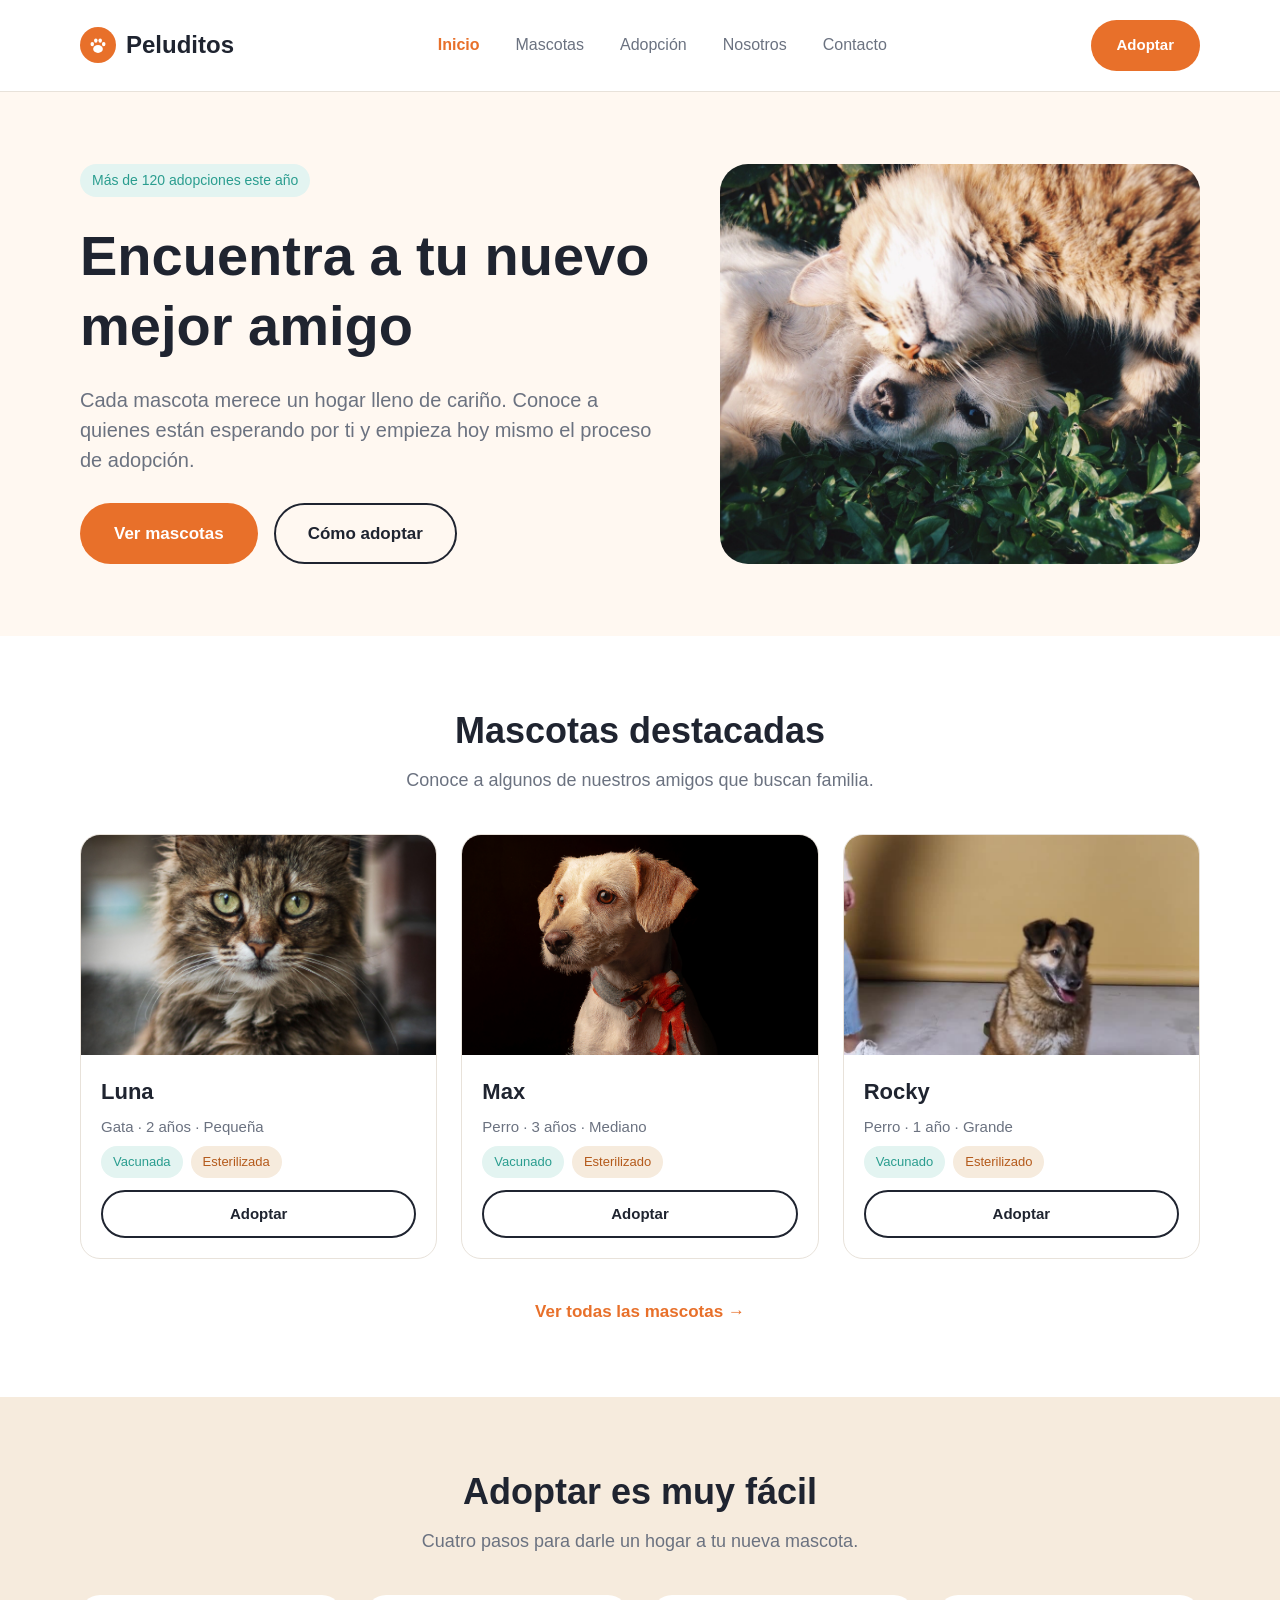
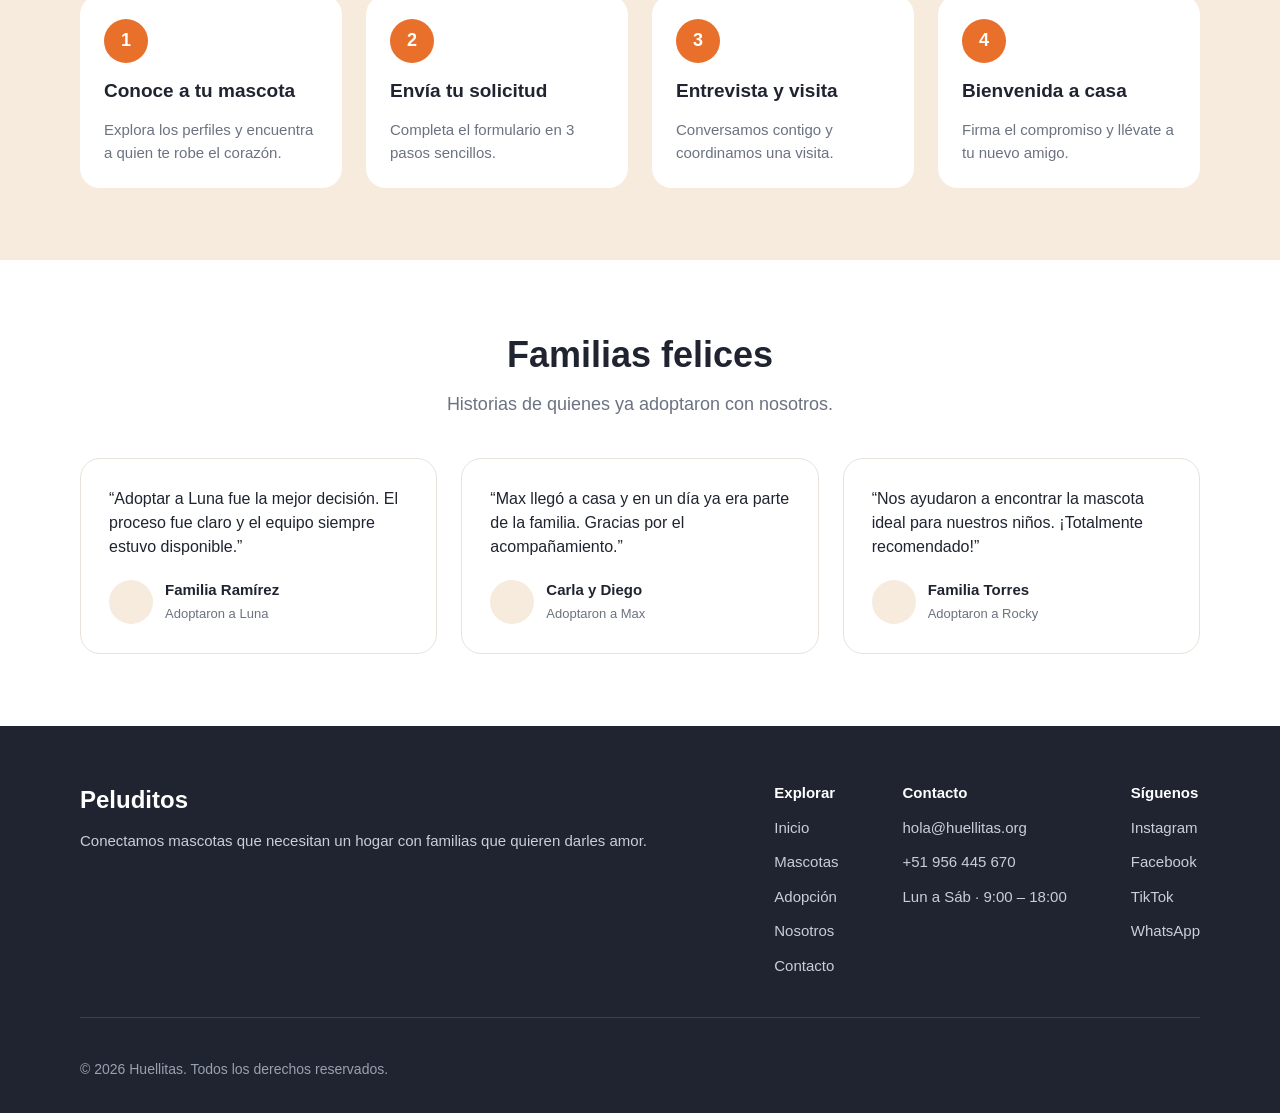
<file: index.html>
<!DOCTYPE html>
<html lang="es">
<head>
  <meta charset="UTF-8">
  <meta name="viewport" content="width=device-width, initial-scale=1.0">
  <title>Peluditos</title>
  <link rel="stylesheet" href="css/styles.css">
</head>
<body>

  <header class="encabezado">
    <a class="logo" href="index.html"><img src="img/logo-mark.svg" alt="">Peluditos</a>
    <nav class="menu">
      <a class="activo" href="index.html">Inicio</a>
      <a href="mascotas.html">Mascotas</a>
      <a href="adopcion.html">Adopción</a>
      <a href="nosotros.html">Nosotros</a>
      <a href="contacto.html">Contacto</a>
    </nav>
    <a class="boton boton--principal" href="adopcion.html#formulario">Adoptar</a>
  </header>

  <main>

    <!-- Portada -->
    <section class="seccion fondo-crema">
      <div class="hero">
        <div>
          <span class="etiqueta">Más de 120 adopciones este año</span>
          <h1>Encuentra a tu nuevo mejor amigo</h1>
          <p>Cada mascota merece un hogar lleno de cariño. Conoce a quienes están esperando por ti y empieza hoy mismo el proceso de adopción.</p>
          <div class="hero-botones">
            <a class=" boton boton--principal boton--grande" href="mascotas.html">Ver mascotas</a>
            <a class="boton boton--borde boton--grande" href="adopcion.html">Cómo adoptar</a>
          </div>
        </div>
        <img class="imagen-mascota-portada" src="img/portada-gato-perro.jpg" alt="Gatito gris en espera de un hogar">
      </div>
    </section>

    <!-- Mascotas destacadas -->
    <section class="seccion">
      <div class="titulo-seccion">
        <h2>Mascotas destacadas</h2>
        <p>Conoce a algunos de nuestros amigos que buscan familia.</p>
      </div>

      <div class="rejilla col-3">
        <article class="tarjeta">
          <div class="foto foto-luna"><img src="img/gatitogris.jpg" alt="Luna, una gata gris"></div>
          <div class="tarjeta-info">
            <h3>Luna</h3>
            <p class="datos">Gata · 2 años · Pequeña</p>
            <div class="etiquetas">
              <span class="etiqueta">Vacunada</span>
              <span class="etiqueta etiqueta--calida">Esterilizada</span>
            </div>
            <a class="boton boton--borde boton--ancho" href="adopcion.html#formulario">Adoptar</a>
          </div>
        </article>

        <article class="tarjeta">
          <div class="foto foto-max"><img src="img/perritofeliz.jpg" alt="Max, un perro esperando un hogar"></div>
          <div class="tarjeta-info">
            <h3>Max</h3>
            <p class="datos">Perro · 3 años · Mediano</p>
            <div class="etiquetas">
              <span class="etiqueta">Vacunado</span>
              <span class="etiqueta etiqueta--calida">Esterilizado</span>
            </div>
            <a class="boton boton--borde boton--ancho" href="adopcion.html#formulario">Adoptar</a>
          </div>
        </article>

        <article class="tarjeta">
          <div class="foto foto-rocky"><img src="img/portada-video.jpg" alt="Rocky, un perro esperando ser adoptado"></div>
          <div class="tarjeta-info">
            <h3>Rocky</h3>
            <p class="datos">Perro · 1 año · Grande</p>
            <div class="etiquetas">
              <span class="etiqueta">Vacunado</span>
              <span class="etiqueta etiqueta--calida">Esterilizado</span>
            </div>
            <a class="boton boton--borde boton--ancho" href="adopcion.html#formulario">Adoptar</a>
          </div>
        </article>
      </div>

      <p class="ver-todas"><a href="mascotas.html">Ver todas las mascotas →</a></p>
    </section>

    <!-- Proceso en 4 pasos -->
    <section class="seccion fondo-arena">
      <div class="titulo-seccion">
        <h2>Adoptar es muy fácil</h2>
        <p>Cuatro pasos para darle un hogar a tu nueva mascota.</p>
      </div>

      <div class="rejilla col-4">
        <div class="paso">
          <span class="numero">1</span>
          <h3>Conoce a tu mascota</h3>
          <p>Explora los perfiles y encuentra a quien te robe el corazón.</p>
        </div>
        <div class="paso">
          <span class="numero">2</span>
          <h3>Envía tu solicitud</h3>
          <p>Completa el formulario en 3 pasos sencillos.</p>
        </div>
        <div class="paso">
          <span class="numero">3</span>
          <h3>Entrevista y visita</h3>
          <p>Conversamos contigo y coordinamos una visita.</p>
        </div>
        <div class="paso">
          <span class="numero">4</span>
          <h3>Bienvenida a casa</h3>
          <p>Firma el compromiso y llévate a tu nuevo amigo.</p>
        </div>
      </div>
    </section>

    <!-- Testimonios -->
    <section class="seccion">
      <div class="titulo-seccion">
        <h2>Familias felices</h2>
        <p>Historias de quienes ya adoptaron con nosotros.</p>
      </div>

      <div class="rejilla col-3">
        <blockquote class="testimonio">
          <p>“Adoptar a Luna fue la mejor decisión. El proceso fue claro y el equipo siempre estuvo disponible.”</p>
          <div class="autor">
            <span class="autor-foto"></span>
            <div><strong>Familia Ramírez</strong><small>Adoptaron a Luna</small></div>
          </div>
        </blockquote>
        <blockquote class="testimonio">
          <p>“Max llegó a casa y en un día ya era parte de la familia. Gracias por el acompañamiento.”</p>
          <div class="autor">
            <span class="autor-foto"></span>
            <div><strong>Carla y Diego</strong><small>Adoptaron a Max</small></div>
          </div>
        </blockquote>
        <blockquote class="testimonio">
          <p>“Nos ayudaron a encontrar la mascota ideal para nuestros niños. ¡Totalmente recomendado!”</p>
          <div class="autor">
            <span class="autor-foto"></span>
            <div><strong>Familia Torres</strong><small>Adoptaron a Rocky</small></div>
          </div>
        </blockquote>
      </div>
    </section>

  </main>

  <footer class="pie">
    <div class="pie-columnas">
      <div class="pie-marca">
        <span class="pie-nombre">Peluditos</span>
        <span>Conectamos mascotas que necesitan un hogar con familias que quieren darles amor.</span>
      </div>
      <div>
        <strong>Explorar</strong>
        <a href="index.html">Inicio</a>
        <a href="mascotas.html">Mascotas</a>
        <a href="adopcion.html">Adopción</a>
        <a href="nosotros.html">Nosotros</a>
        <a href="contacto.html">Contacto</a>
      </div>
      <div>
        <strong>Contacto</strong>
        <span>hola@huellitas.org</span>
        <span>+51 956 445 670</span>
        <span>Lun a Sáb · 9:00 – 18:00</span>
      </div>
      <div>
        <strong>Síguenos</strong>
        <a href="https://www.instagram.com/?hl=es-la">Instagram</a>
        <a href="https://www.facebook.com/?locale=es_LA">Facebook</a>
        <a href="https://www.tiktok.com/es/">TikTok</a>
        <a href="https://web.whatsapp.com/">WhatsApp</a>
      </div>
    </div>
    <hr>
    <small>© 2026 Huellitas. Todos los derechos reservados.</small>
  </footer>

</body>
</html>
</file>
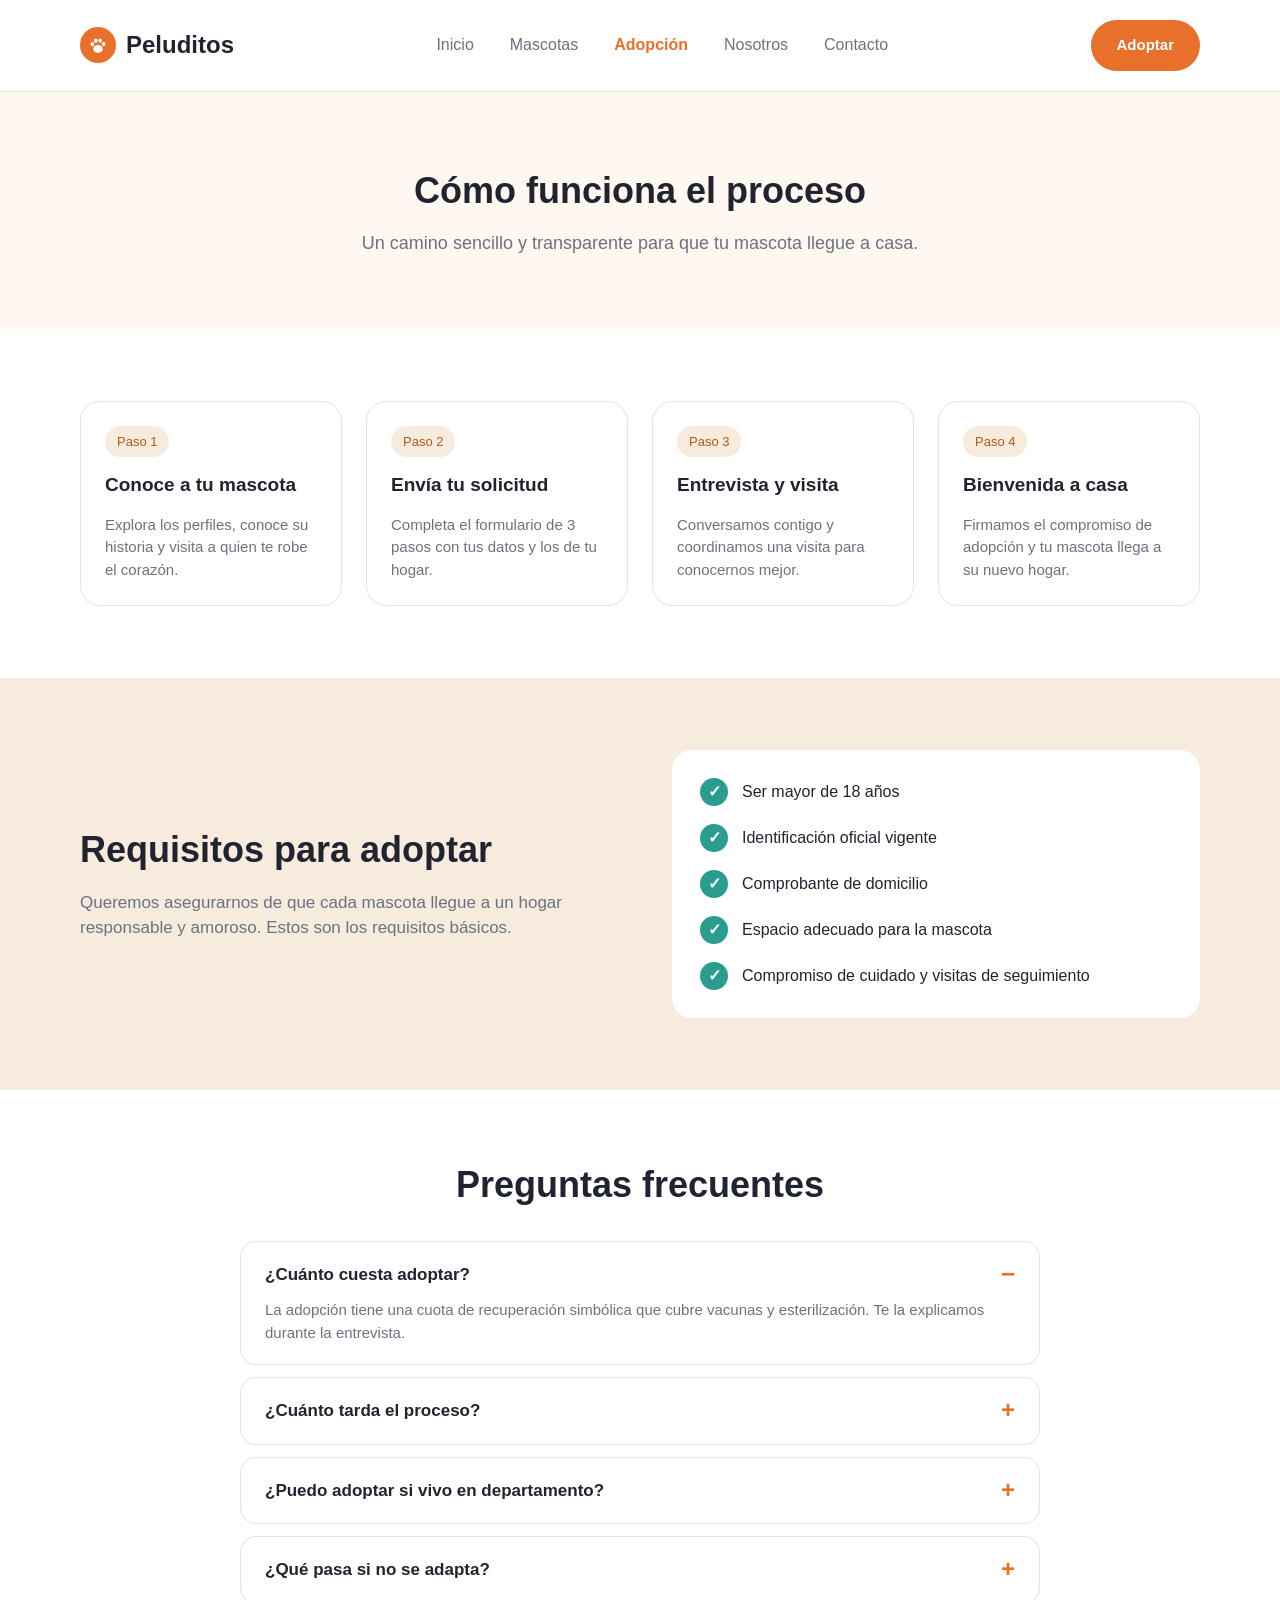
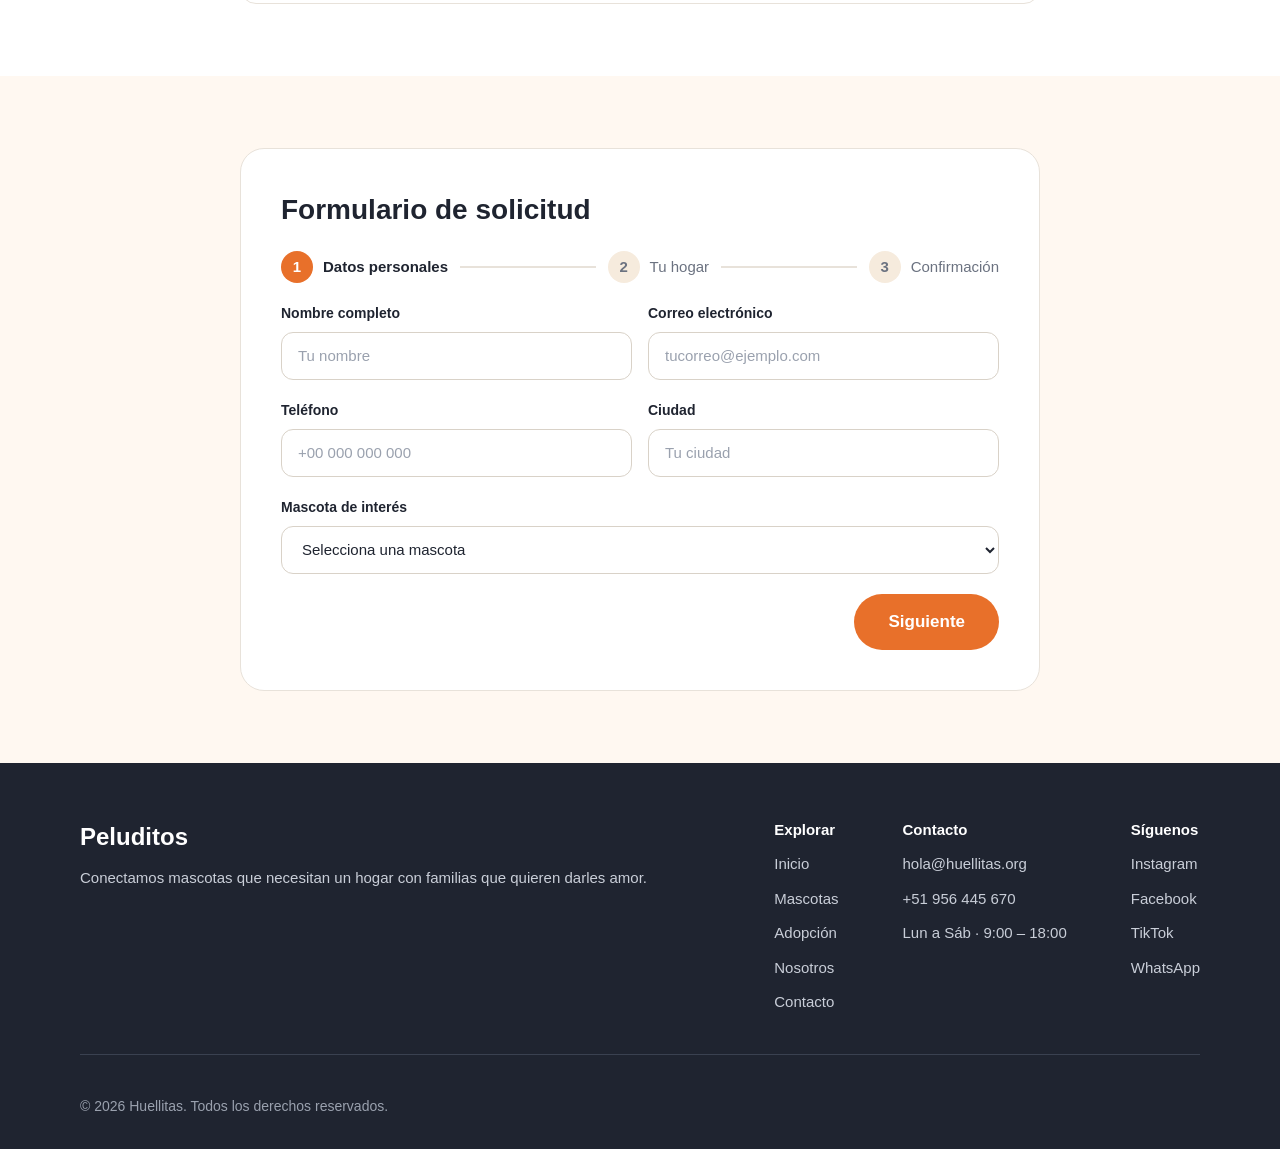
<file: adopcion.html>
<!DOCTYPE html>
<html lang="es">
<head>
  <meta charset="UTF-8">
  <meta name="viewport" content="width=device-width, initial-scale=1.0">
  <title>Peluditos | Adopción</title>
  <link rel="stylesheet" href="css/styles.css">
</head>
<body>

  <header class="encabezado">
    <a class="logo" href="index.html"><img src="img/logo-mark.svg" alt="">Peluditos</a>
    <nav class="menu">
      <a href="index.html">Inicio</a>
      <a href="mascotas.html">Mascotas</a>
      <a class="activo" href="adopcion.html">Adopción</a>
      <a href="nosotros.html">Nosotros</a>
      <a href="contacto.html">Contacto</a>
    </nav>
    <a class="boton boton--principal" href="adopcion.html#formulario">Adoptar</a>
  </header>

  <main>

    <section class="seccion fondo-crema cabecera-pagina cabecera-pagina--centro">
      <h1>Cómo funciona el proceso</h1>
      <p>Un camino sencillo y transparente para que tu mascota llegue a casa.</p>
    </section>

    <section class="seccion">
      <div class="rejilla col-4">
        <div class="paso paso--borde">
          <span class="etiqueta etiqueta--calida">Paso 1</span>
          <h3>Conoce a tu mascota</h3>
          <p>Explora los perfiles, conoce su historia y visita a quien te robe el corazón.</p>
        </div>
        <div class="paso paso--borde">
          <span class="etiqueta etiqueta--calida">Paso 2</span>
          <h3>Envía tu solicitud</h3>
          <p>Completa el formulario de 3 pasos con tus datos y los de tu hogar.</p>
        </div>
        <div class="paso paso--borde">
          <span class="etiqueta etiqueta--calida">Paso 3</span>
          <h3>Entrevista y visita</h3>
          <p>Conversamos contigo y coordinamos una visita para conocernos mejor.</p>
        </div>
        <div class="paso paso--borde">
          <span class="etiqueta etiqueta--calida">Paso 4</span>
          <h3>Bienvenida a casa</h3>
          <p>Firmamos el compromiso de adopción y tu mascota llega a su nuevo hogar.</p>
        </div>
      </div>
    </section>

    <section class="seccion fondo-arena">
      <div class="requisitos">
        <div>
          <h2>Requisitos para adoptar</h2>
          <p>Queremos asegurarnos de que cada mascota llegue a un hogar responsable y amoroso. Estos son los requisitos básicos.</p>
        </div>
        <ul class="lista-requisitos">
          <li>Ser mayor de 18 años</li>
          <li>Identificación oficial vigente</li>
          <li>Comprobante de domicilio</li>
          <li>Espacio adecuado para la mascota</li>
          <li>Compromiso de cuidado y visitas de seguimiento</li>
        </ul>
      </div>
    </section>

    <section class="seccion">
      <h2 class="titulo-solo">Preguntas frecuentes</h2>
      <div class="preguntas">
        <details open>
          <summary>¿Cuánto cuesta adoptar?</summary>
          <p>La adopción tiene una cuota de recuperación simbólica que cubre vacunas y esterilización. Te la explicamos durante la entrevista.</p>
        </details>
        <details>
          <summary>¿Cuánto tarda el proceso?</summary>
          <p>Depende de cada caso. En la entrevista te confirmamos los tiempos.</p>
        </details>
        <details>
          <summary>¿Puedo adoptar si vivo en departamento?</summary>
          <p>Sí, siempre que el espacio sea adecuado para la mascota que elijas.</p>
        </details>
        <details>
          <summary>¿Qué pasa si no se adapta?</summary>
          <p>Te acompañamos con seguimiento y buscamos la mejor solución para ambos.</p>
        </details>
      </div>
    </section>

    <section class="seccion fondo-crema" id="formulario">
      <form class="formulario-tarjeta" action="#">
        <h2>Formulario de solicitud</h2>

        <div class="indicador">
          <span class="indicador-paso actual"><b>1</b>Datos personales</span>
          <span class="linea"></span>
          <span class="indicador-paso"><b>2</b>Tu hogar</span>
          <span class="linea"></span>
          <span class="indicador-paso"><b>3</b>Confirmación</span>
        </div>

        <div class="fila-campos">
          <div>
            <label for="nombre">Nombre completo</label>
            <input type="text" id="nombre" placeholder="Tu nombre">
          </div>
          <div>
            <label for="correo">Correo electrónico</label>
            <input type="email" id="correo" placeholder="tucorreo@ejemplo.com">
          </div>
        </div>

        <div class="fila-campos">
          <div>
            <label for="telefono">Teléfono</label>
            <input type="tel" id="telefono" placeholder="+00 000 000 000">
          </div>
          <div>
            <label for="ciudad">Ciudad</label>
            <input type="text" id="ciudad" placeholder="Tu ciudad">
          </div>
        </div>

        <div>
          <label for="mascota">Mascota de interés</label>
          <select id="mascota">
            <option>Selecciona una mascota</option>
            <option>Luna</option><option>Max</option><option>Rocky</option>
            <option>Mía</option><option>Toby</option><option>Nala</option>
          </select>
        </div>

        <div class="alinear-derecha">
          <button class="boton boton--principal boton--grande" type="submit">Siguiente</button>
        </div>
      </form>
    </section>

  </main>

  <footer class="pie">
    <div class="pie-columnas">
      <div class="pie-marca">
        <span class="pie-nombre">Peluditos</span>
        <span>Conectamos mascotas que necesitan un hogar con familias que quieren darles amor.</span>
      </div>
      <div>
        <strong>Explorar</strong>
        <a href="index.html">Inicio</a>
        <a href="mascotas.html">Mascotas</a>
        <a href="adopcion.html">Adopción</a>
        <a href="nosotros.html">Nosotros</a>
        <a href="contacto.html">Contacto</a>
      </div>
      <div>
        <strong>Contacto</strong>
        <span>hola@huellitas.org</span>
        <span>+51 956 445 670</span>
        <span>Lun a Sáb · 9:00 – 18:00</span>
      </div>
      <div>
        <strong>Síguenos</strong>
        <a href="https://www.instagram.com/?hl=es-la">Instagram</a>
        <a href="https://www.facebook.com/?locale=es_LA">Facebook</a>
        <a href="https://www.tiktok.com/es/">TikTok</a>
        <a href="https://web.whatsapp.com/">WhatsApp</a>
      </div>
    </div>
    <hr>
    <small>© 2026 Huellitas. Todos los derechos reservados.</small>
  </footer>

</body>
</html>
</file>
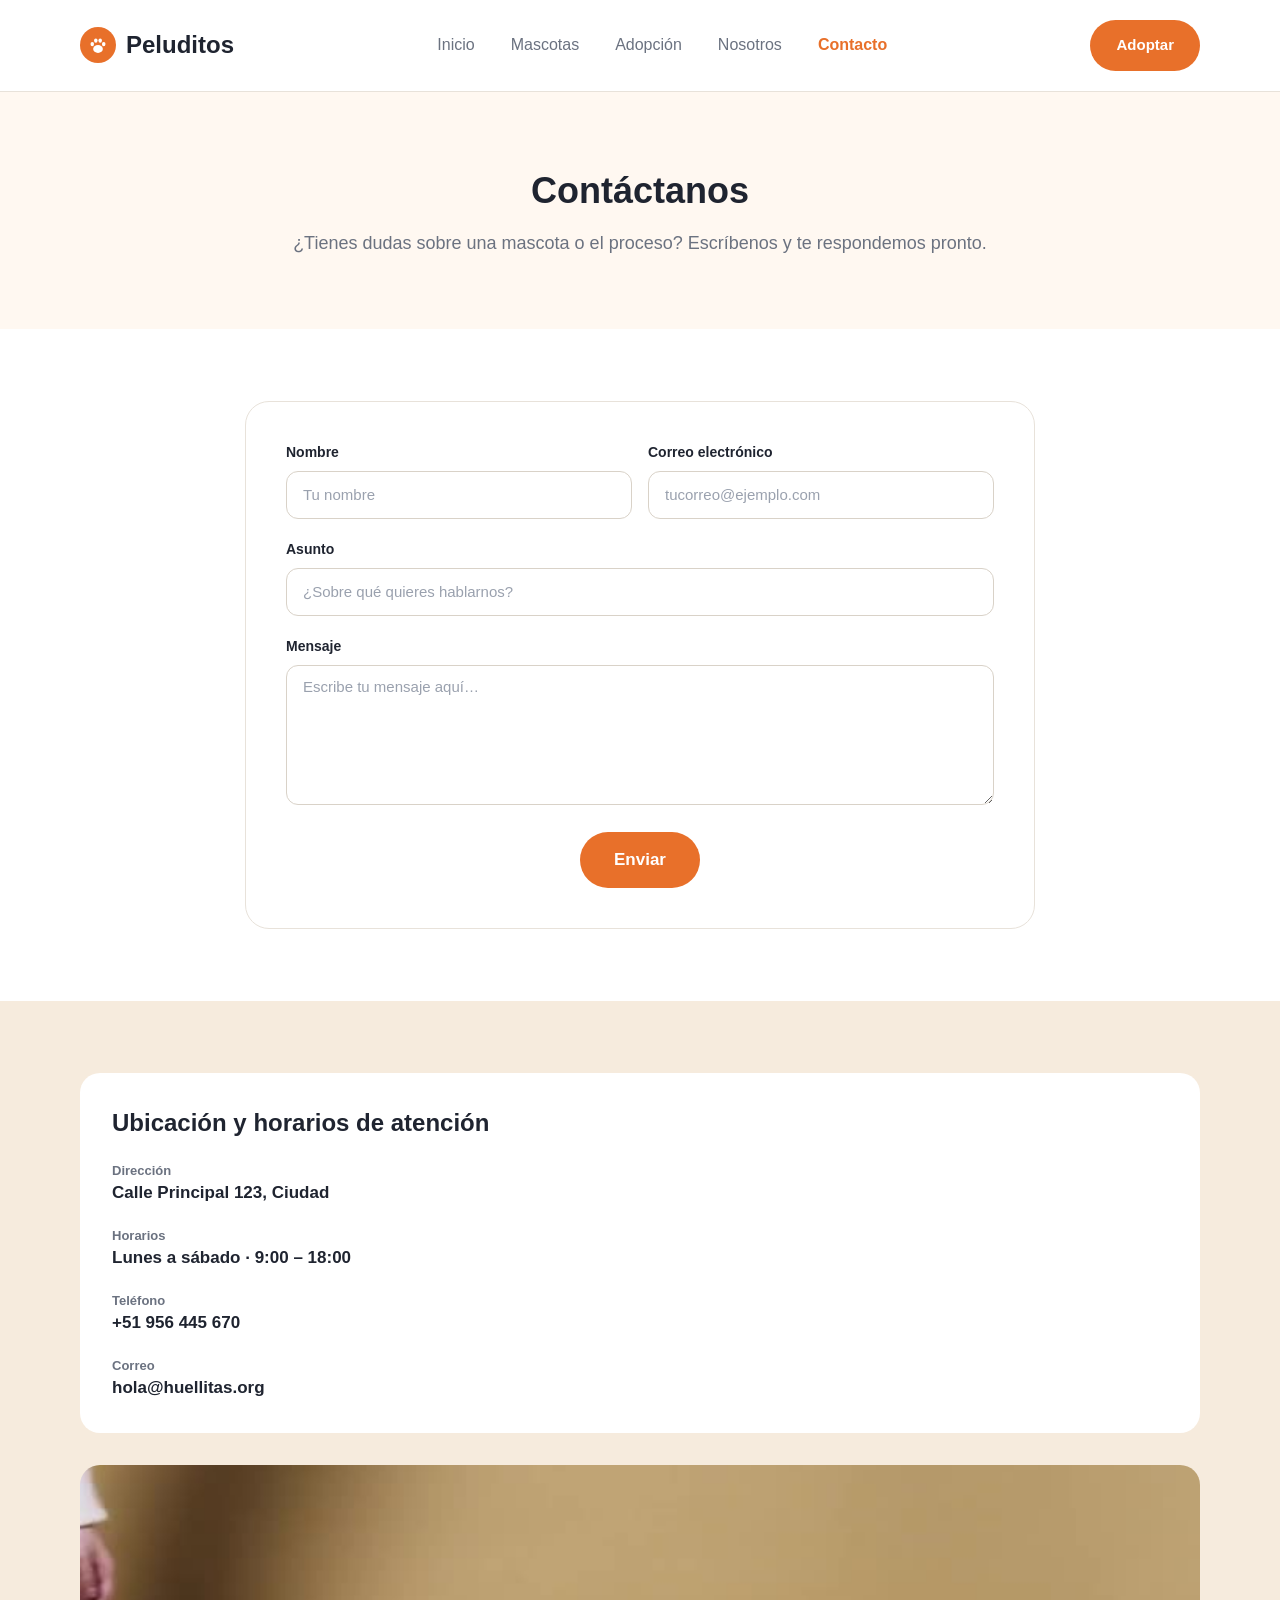
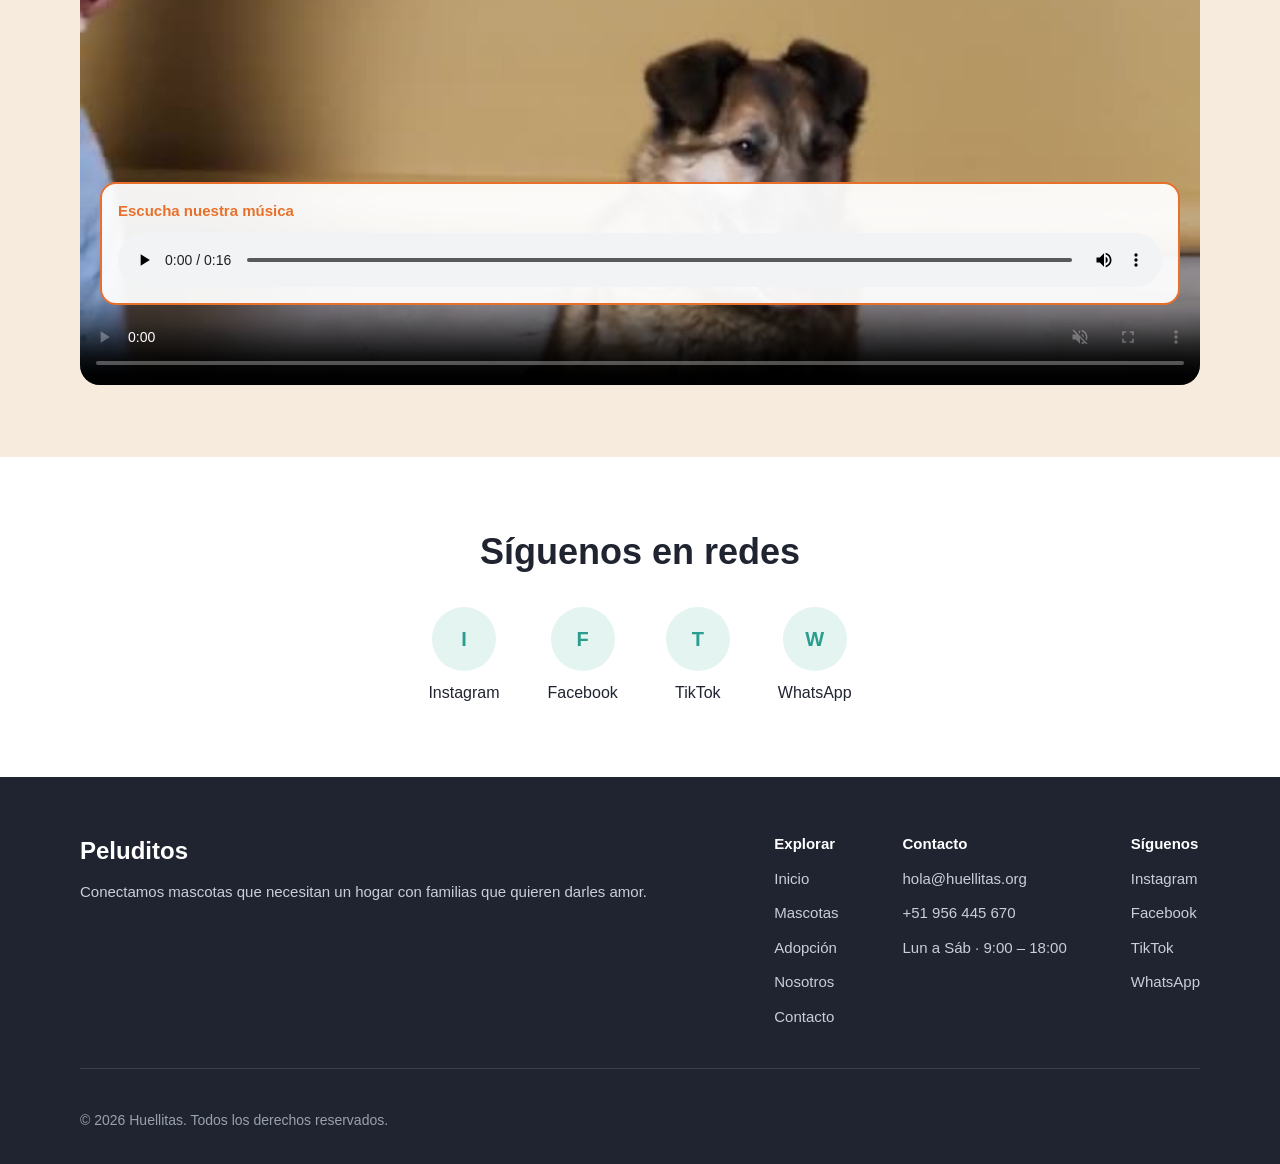
<file: contacto.html>
<!DOCTYPE html>
<html lang="es">
<head>
  <meta charset="UTF-8">
  <meta name="viewport" content="width=device-width, initial-scale=1.0">
  <title>Peluditos | Contacto</title>
  <link rel="stylesheet" href="css/styles.css">
</head>
<body>

  <header class="encabezado">
    <a class="logo" href="index.html"><img src="img/logo-mark.svg" alt="">Peluditos</a>
    <nav class="menu">
      <a href="index.html">Inicio</a>
      <a href="mascotas.html">Mascotas</a>
      <a href="adopcion.html">Adopción</a>
      <a href="nosotros.html">Nosotros</a>
      <a class="activo" href="contacto.html">Contacto</a>
    </nav>
    <a class="boton boton--principal" href="adopcion.html#formulario">Adoptar</a>
  </header>

  <main>

    <section class="seccion fondo-crema cabecera-pagina cabecera-pagina--centro">
      <h1>Contáctanos</h1>
      <p>¿Tienes dudas sobre una mascota o el proceso? Escríbenos y te respondemos pronto.</p>
    </section>

    <section class="seccion">
      <form class="formulario-tarjeta formulario-contacto" action="#">
        <div class="fila-campos">
          <div>
            <label for="nombre">Nombre</label>
            <input type="text" id="nombre" placeholder="Tu nombre">
          </div>
          <div>
            <label for="correo">Correo electrónico</label>
            <input type="email" id="correo" placeholder="tucorreo@ejemplo.com">
          </div>
        </div>
        <div>
          <label for="asunto">Asunto</label>
          <input type="text" id="asunto" placeholder="¿Sobre qué quieres hablarnos?">
        </div>
        <div>
          <label for="mensaje">Mensaje</label>
          <textarea id="mensaje" placeholder="Escribe tu mensaje aquí…"></textarea>
        </div>
        <div class="alinear-centro">
          <button class="boton boton--principal boton--grande" type="submit">Enviar</button>
        </div>
      </form>
    </section>

    <section class="seccion fondo-arena">
      <div class="datos-contacto">
        <h2>Ubicación y horarios de atención</h2>
        <div><small>Dirección</small><strong>Calle Principal 123, Ciudad</strong></div>
        <div><small>Horarios</small><strong>Lunes a sábado · 9:00 – 18:00</strong></div>
        <div><small>Teléfono</small><strong>+51 956 445 670</strong></div>
        <div><small>Correo</small><strong>hola@huellitas.org</strong></div>
      </div>
      <!-- Video y audio -->
      <div class="multimedia">
        <video controls autoplay muted loop playsinline poster="img/portada-video.jpg">
          <source src="media/persona-perro.mp4" type="video/mp4">
          Tu navegador no soporta video.
        </video>

        <div class="audio-caja">
          <strong>Escucha nuestra música</strong>
          <audio controls>
            <source src="media/musica.mp3" type="audio/mpeg">
            Tu navegador no soporta audio.
          </audio>
        </div>
      </div>
    </section>

    <section class="seccion">
      <h2 class="titulo-solo">Síguenos en redes</h2>
      <div class="redes">
        <a href="https://www.instagram.com/?hl=es-la"><span>I</span>Instagram</a>
        <a href="https://www.facebook.com/?locale=es_LA"><span>F</span>Facebook</a>
        <a href="https://www.tiktok.com/es/"><span>T</span>TikTok</a>
        <a href="https://web.whatsapp.com/"><span>W</span>WhatsApp</a>
      </div>
    </section>

  </main>

  <footer class="pie">
    <div class="pie-columnas">
      <div class="pie-marca">
        <span class="pie-nombre">Peluditos</span>
        <span>Conectamos mascotas que necesitan un hogar con familias que quieren darles amor.</span>
      </div>
      <div>
        <strong>Explorar</strong>
        <a href="index.html">Inicio</a>
        <a href="mascotas.html">Mascotas</a>
        <a href="adopcion.html">Adopción</a>
        <a href="nosotros.html">Nosotros</a>
        <a href="contacto.html">Contacto</a>
      </div>
      <div>
        <strong>Contacto</strong>
        <span>hola@huellitas.org</span>
        <span>+51 956 445 670</span>
        <span>Lun a Sáb · 9:00 – 18:00</span>
      </div>
      <div>
        <strong>Síguenos</strong>
        <a href="https://www.instagram.com/?hl=es-la">Instagram</a>
        <a href="https://www.facebook.com/?locale=es_LA">Facebook</a>
        <a href="https://www.tiktok.com/es/">TikTok</a>
        <a href="https://web.whatsapp.com/">WhatsApp</a>
      </div>
    </div>
    <hr>
    <small>© 2026 Huellitas. Todos los derechos reservados.</small>
  </footer>

</body>
</html>
</file>
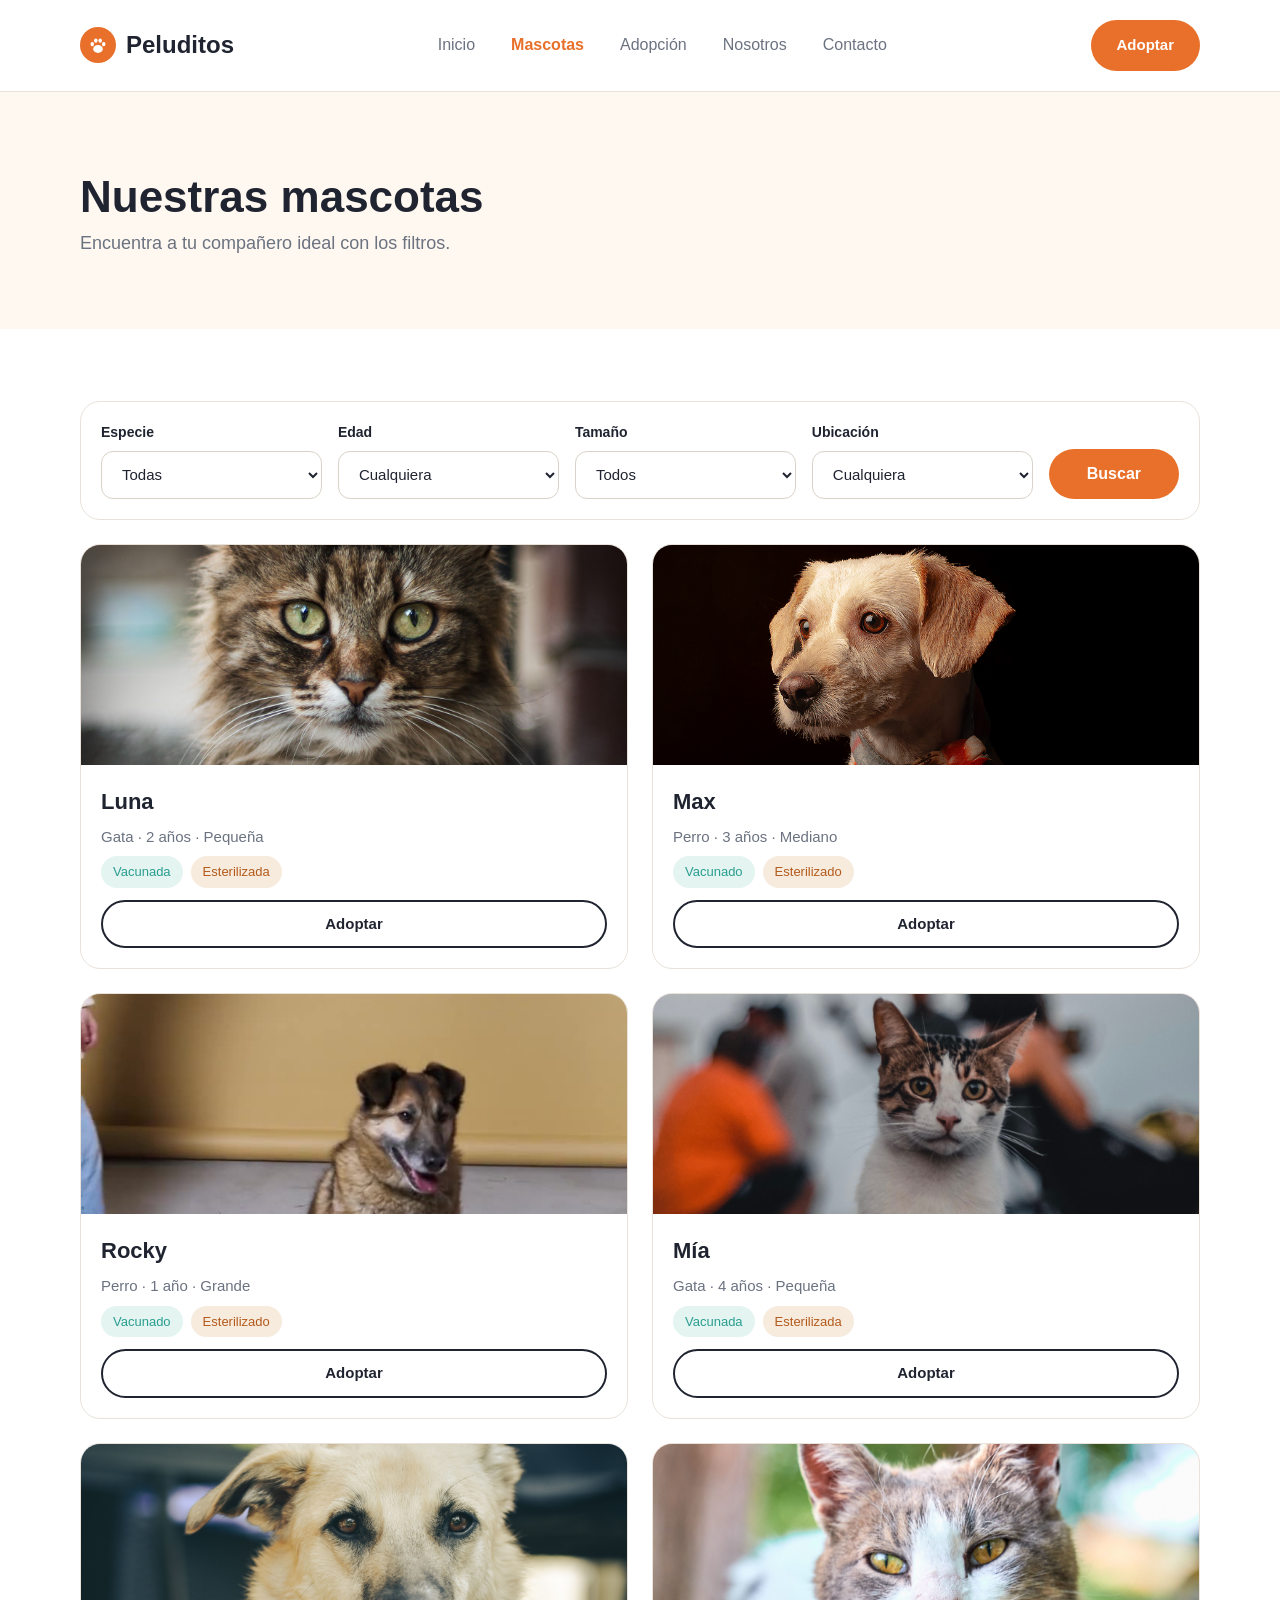
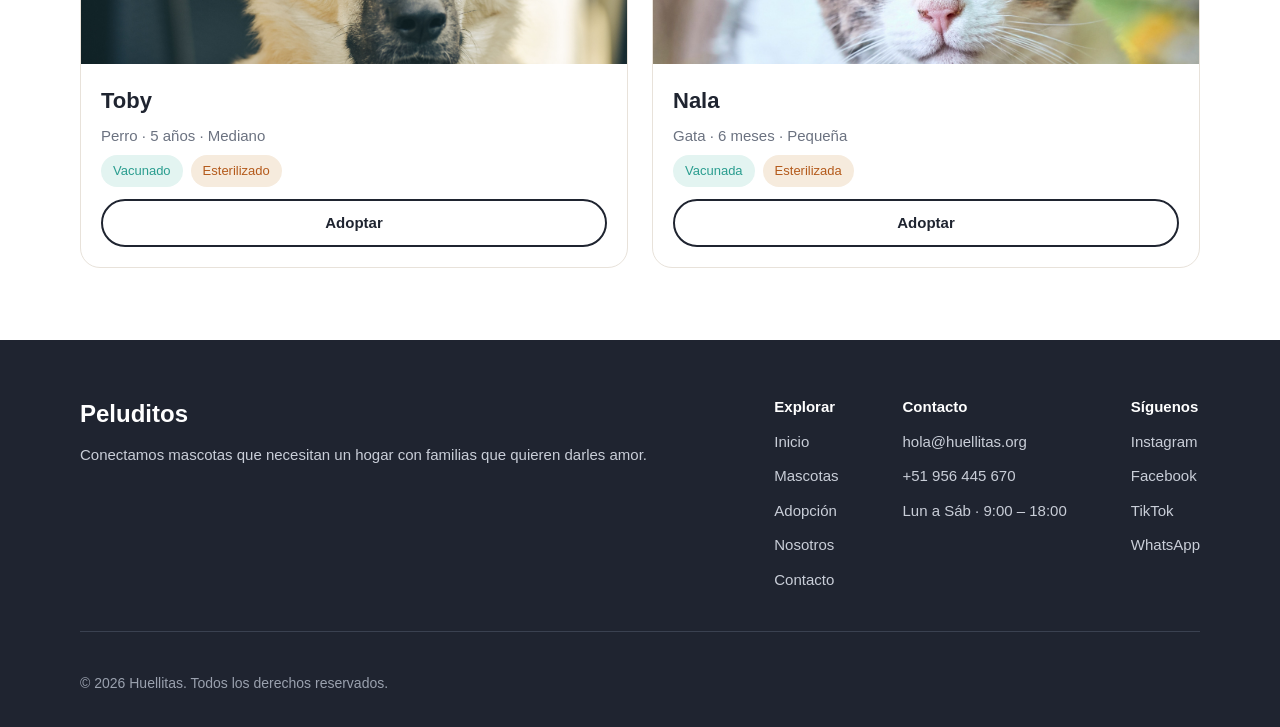
<file: mascotas.html>
<!DOCTYPE html>
<html lang="es">
<head>
  <meta charset="UTF-8">
  <meta name="viewport" content="width=device-width, initial-scale=1.0">
  <title>Peluditos | Mascotas</title>
  <link rel="stylesheet" href="css/styles.css">
</head>
<body>

  <header class="encabezado">
    <a class="logo" href="index.html"><img src="img/logo-mark.svg" alt="">Peluditos</a>
    <nav class="menu">
      <a href="index.html">Inicio</a>
      <a class="activo" href="mascotas.html">Mascotas</a>
      <a href="adopcion.html">Adopción</a>
      <a href="nosotros.html">Nosotros</a>
      <a href="contacto.html">Contacto</a>
    </nav>
    <a class="boton boton--principal" href="adopcion.html#formulario">Adoptar</a>
  </header>

  <main>

    <section class="seccion fondo-crema cabecera-pagina">
      <h1>Nuestras mascotas</h1>
      <p>Encuentra a tu compañero ideal con los filtros.</p>
    </section>

    <section class="seccion">

      <form class="filtros" action="#">
        <div>
          <label for="especie">Especie</label>
          <select id="especie"><option>Todas</option><option>Perro</option><option>Gato</option></select>
        </div>
        <div>
          <label for="edad">Edad</label>
          <select id="edad"><option>Cualquiera</option><option>Cachorro</option><option>Adulto</option><option>Senior</option></select>
        </div>
        <div>
          <label for="tamano">Tamaño</label>
          <select id="tamano"><option>Todos</option><option>Pequeño</option><option>Mediano</option><option>Grande</option></select>
        </div>
        <div>
          <label for="ubicacion">Ubicación</label>
          <select id="ubicacion"><option>Cualquiera</option><option>Ciudad</option></select>
        </div>
        <button class="boton boton--principal" type="submit">Buscar</button>
      </form>

      <div class="rejilla col-2">

        <article class="tarjeta">
          <div class="foto foto-luna"><img src="img/gatitogris.jpg" alt="Luna, una gata gris"></div>
          <div class="tarjeta-info">
            <h3>Luna</h3>
            <p class="datos">Gata · 2 años · Pequeña</p>
            <div class="etiquetas"><span class="etiqueta">Vacunada</span><span class="etiqueta etiqueta--calida">Esterilizada</span></div>
            <a class="boton boton--borde boton--ancho" href="adopcion.html#formulario">Adoptar</a>
          </div>
        </article>

        <article class="tarjeta">
          <div class="foto foto-max"><img src="img/perritofeliz.jpg" alt="Max, un perro esperando un hogar"></div>
          <div class="tarjeta-info">
            <h3>Max</h3>
            <p class="datos">Perro · 3 años · Mediano</p>
            <div class="etiquetas"><span class="etiqueta">Vacunado</span><span class="etiqueta etiqueta--calida">Esterilizado</span></div>
            <a class="boton boton--borde boton--ancho" href="adopcion.html#formulario">Adoptar</a>
          </div>
        </article>

        <article class="tarjeta">
          <div class="foto foto-rocky"><img src="img/portada-video.jpg" alt="Rocky, un perro esperando ser adoptado"></div>
          <div class="tarjeta-info">
            <h3>Rocky</h3>
            <p class="datos">Perro · 1 año · Grande</p>
            <div class="etiquetas"><span class="etiqueta">Vacunado</span><span class="etiqueta etiqueta--calida">Esterilizado</span></div>
            <a class="boton boton--borde boton--ancho" href="adopcion.html#formulario">Adoptar</a>
          </div>
        </article>

        <article class="tarjeta">
          <div class="foto foto-mia"><img src="img/foto-gata-mia.jpg" alt="foto-gata-mia"></div>
          <div class="tarjeta-info">
            <h3>Mía</h3>
            <p class="datos">Gata · 4 años · Pequeña</p>
            <div class="etiquetas"><span class="etiqueta">Vacunada</span><span class="etiqueta etiqueta--calida">Esterilizada</span></div>
            <a class="boton boton--borde boton--ancho" href="adopcion.html#formulario">Adoptar</a>
          </div>
        </article>

        <article class="tarjeta">
          <div class="foto foto-toby"><img src="img/toby2.jpg" alt="foto-toby"></div>
          <div class="tarjeta-info">
            <h3>Toby</h3>
            <p class="datos">Perro · 5 años · Mediano</p>
            <div class="etiquetas"><span class="etiqueta">Vacunado</span><span class="etiqueta etiqueta--calida">Esterilizado</span></div>
            <a class="boton boton--borde boton--ancho" href="adopcion.html#formulario">Adoptar</a>
          </div>
        </article>

        <article class="tarjeta">
          <div class="foto foto-nala"><img src="img/gata-nala.jpg" alt="foto-gata-nala"></div>
          <div class="tarjeta-info">
            <h3>Nala</h3>
            <p class="datos">Gata · 6 meses · Pequeña</p>
            <div class="etiquetas"><span class="etiqueta">Vacunada</span><span class="etiqueta etiqueta--calida">Esterilizada</span></div>
            <a class="boton boton--borde boton--ancho" href="adopcion.html#formulario">Adoptar</a>
          </div>
        </article>

      </div>

    </section>

    <!-- Ficha de Luna: se abre con #ficha-luna y se cierra con el enlace ✕ -->
    <div class="ventana" id="ficha-luna">
      <div class="ficha">
        <div class="foto foto-luna"><img src="img/gatitogris.jpg" alt="Luna, una gata gris"></div>
        <div>
          <div class="ficha-titulo">
            <h2>Luna</h2>
            <a class="ficha-cerrar" href="#" aria-label="Cerrar">✕</a>
          </div>
          <p>Gata · 2 años · Pequeña</p>
          <div class="etiquetas">
            <span class="etiqueta">Vacunada</span>
            <span class="etiqueta etiqueta--calida">Esterilizada</span>
            <span class="etiqueta">Sociable</span>
          </div>
          <p>Luna es una gata cariñosa y juguetona. Se lleva bien con niños y otros gatos, y busca un hogar tranquilo donde pueda recibir mucho amor.</p>
          <div class="ficha-datos">
            <div><small>Edad</small>2 años</div>
            <div><small>Tamaño</small>Pequeña</div>
            <div><small>Peso</small>4 kg</div>
            <div><small>Ubicación</small>Ciudad</div>
          </div>
          <div class="ficha-botones">
            <a class="boton boton--principal" href="adopcion.html#formulario">Solicitar adopción</a>
            <a class="boton boton--borde" href="#">Cerrar</a>
          </div>
        </div>
      </div>
    </div>

  </main>

  <footer class="pie">
    <div class="pie-columnas">
      <div class="pie-marca">
        <span class="pie-nombre">Peluditos</span>
        <span>Conectamos mascotas que necesitan un hogar con familias que quieren darles amor.</span>
      </div>
      <div>
        <strong>Explorar</strong>
        <a href="index.html">Inicio</a>
        <a href="mascotas.html">Mascotas</a>
        <a href="adopcion.html">Adopción</a>
        <a href="nosotros.html">Nosotros</a>
        <a href="contacto.html">Contacto</a>
      </div>
      <div>
        <strong>Contacto</strong>
        <span>hola@huellitas.org</span>
        <span>+51 956 445 670</span>
        <span>Lun a Sáb · 9:00 – 18:00</span>
      </div>
      <div>
        <strong>Síguenos</strong>
        <a href="https://www.instagram.com/?hl=es-la">Instagram</a>
        <a href="https://www.facebook.com/?locale=es_LA">Facebook</a>
        <a href="https://www.tiktok.com/es/">TikTok</a>
        <a href="https://web.whatsapp.com/">WhatsApp</a>
      </div>
    </div>
    <hr>
    <small>© 2026 Huellitas. Todos los derechos reservados.</small>
  </footer>

</body>
</html>
</file>
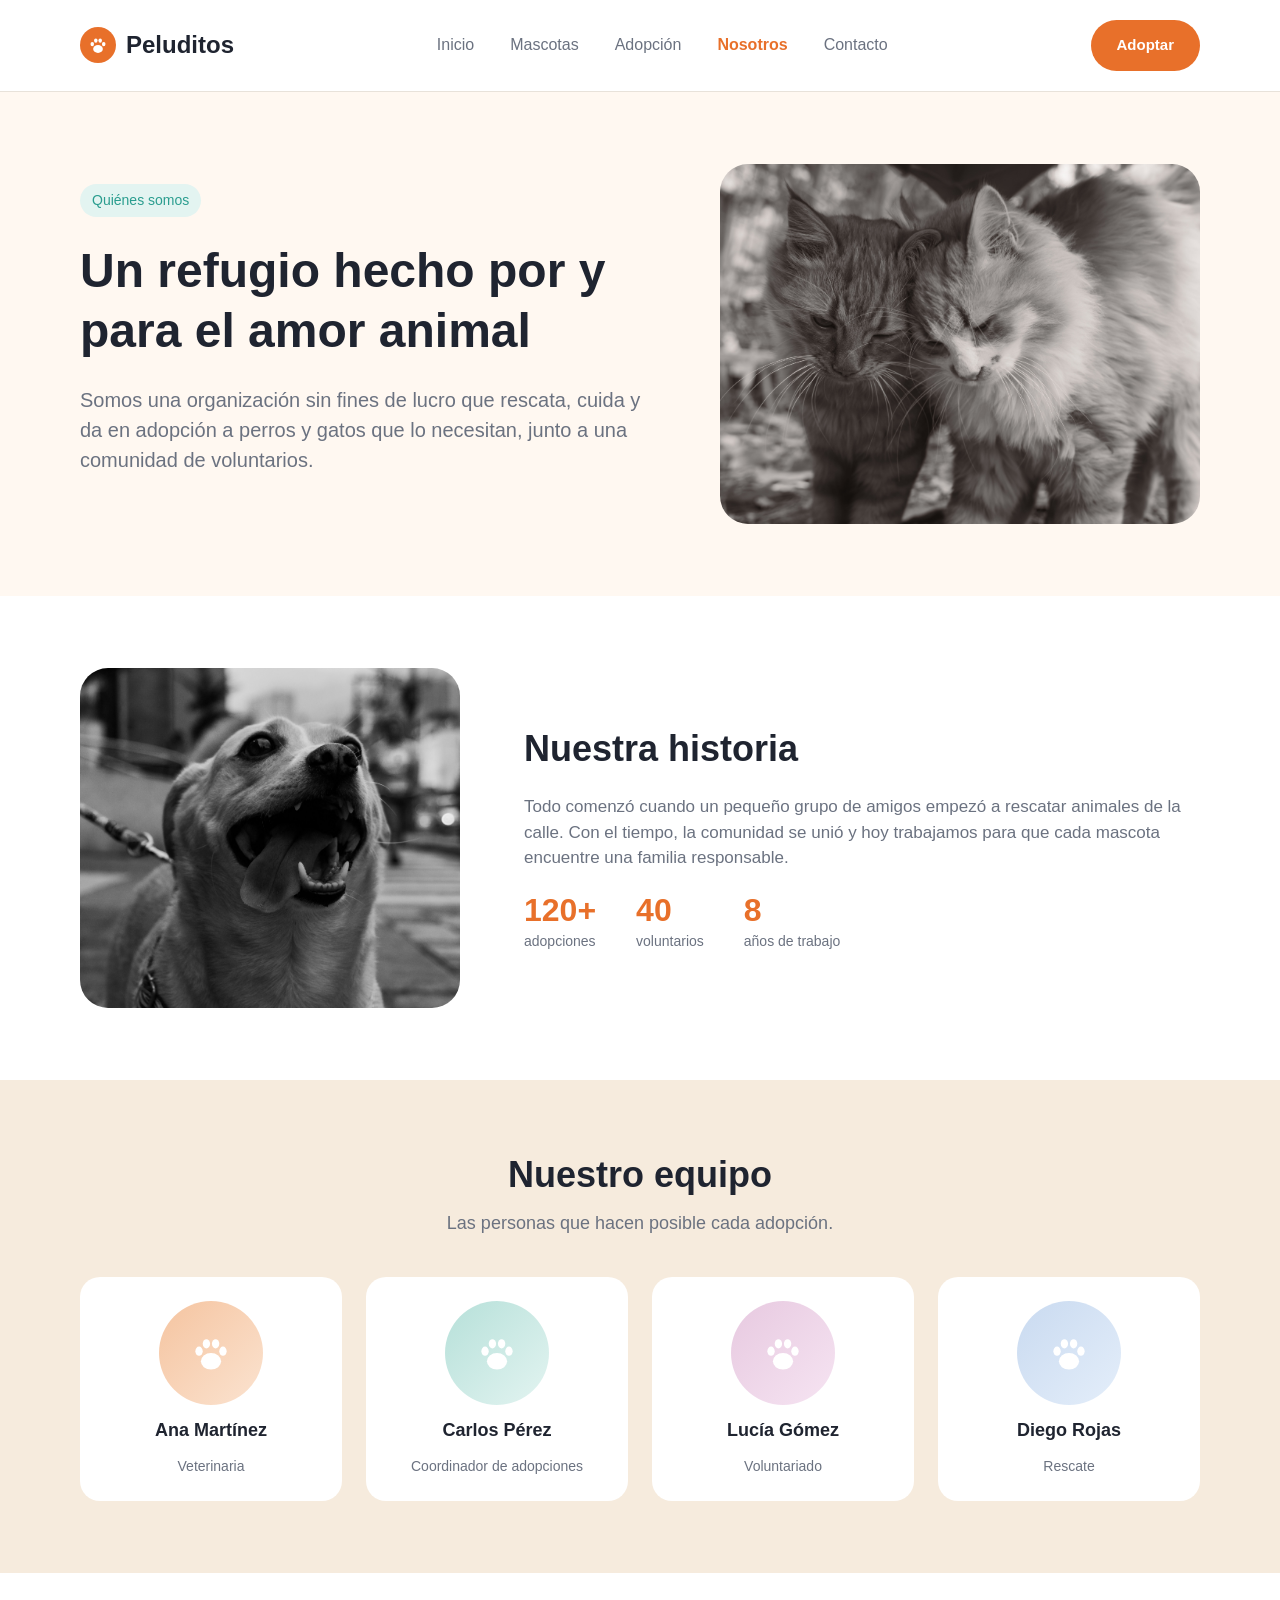
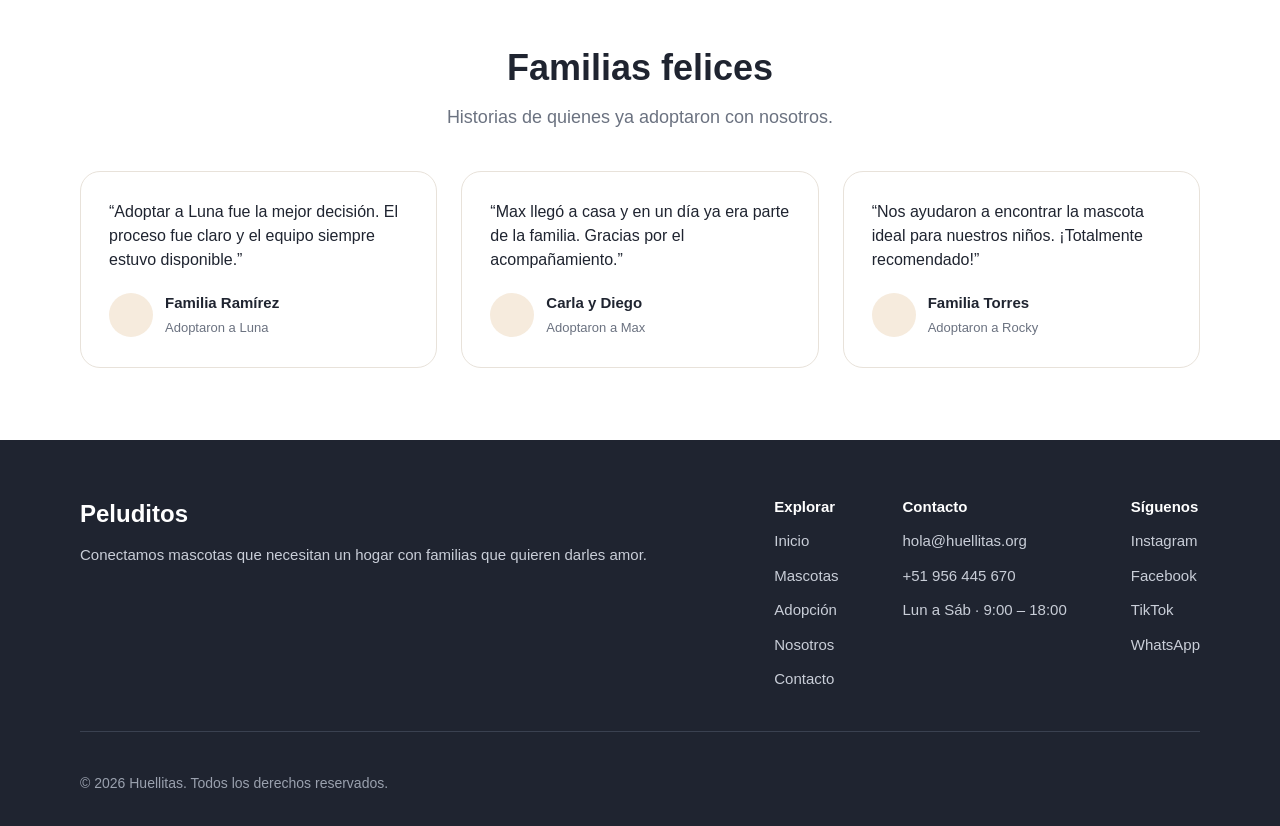
<file: nosotros.html>
<!DOCTYPE html>
<html lang="es">
<head>
  <meta charset="UTF-8">
  <meta name="viewport" content="width=device-width, initial-scale=1.0">
  <title>Peluditos | Nosotros</title>
  <link rel="stylesheet" href="css/styles.css">
</head>
<body>

  <header class="encabezado">
    <a class="logo" href="index.html"><img src="img/logo-mark.svg" alt="">Peluditos</a>
    <nav class="menu">
      <a href="index.html">Inicio</a>
      <a href="mascotas.html">Mascotas</a>
      <a href="adopcion.html">Adopción</a>
      <a class="activo" href="nosotros.html">Nosotros</a>
      <a href="contacto.html">Contacto</a>
    </nav>
    <a class="boton boton--principal" href="adopcion.html#formulario">Adoptar</a>
  </header>

  <main>

    <section class="seccion fondo-crema">
      <div class="hero">
        <div>
          <span class="etiqueta">Quiénes somos</span>
          <h1 class="mediano">Un refugio hecho por y para el amor animal</h1>
          <p>Somos una organización sin fines de lucro que rescata, cuida y da en adopción a perros y gatos que lo necesitan, junto a una comunidad de voluntarios.</p>
        </div>
        <img class="imagen-gata-nosotros" src="img/gata-gris-2.jpg" alt="Dos gatos grises juntos">
      </div>
    </section>

    <section class="seccion">
      <div class="historia">
        <div class="imagen-perro-gris"><img src="img/perro-gris-feliz.jpg" alt="Perro gris feliz"></div>
        <div>
          <h2>Nuestra historia</h2>
          <p>Todo comenzó cuando un pequeño grupo de amigos empezó a rescatar animales de la calle. Con el tiempo, la comunidad se unió y hoy trabajamos para que cada mascota encuentre una familia responsable.</p>
          <div class="cifras">
            <div><strong>120+</strong><small>adopciones</small></div>
            <div><strong>40</strong><small>voluntarios</small></div>
            <div><strong>8</strong><small>años de trabajo</small></div>
          </div>
        </div>
      </div>
    </section>

    <section class="seccion fondo-arena">
      <div class="titulo-seccion">
        <h2>Nuestro equipo</h2>
        <p>Las personas que hacen posible cada adopción.</p>
      </div>
      <div class="rejilla col-4">
        <div class="miembro">
          <div class="miembro-foto" style="background: linear-gradient(135deg, #f5c4a0, #fbe3d0);"></div>
          <h3>Ana Martínez</h3>
          <p>Veterinaria</p>
        </div>
        <div class="miembro">
          <div class="miembro-foto" style="background: linear-gradient(135deg, #b6e0d9, #e3f4f1);"></div>
          <h3>Carlos Pérez</h3>
          <p>Coordinador de adopciones</p>
        </div>
        <div class="miembro">
          <div class="miembro-foto" style="background: linear-gradient(135deg, #e7c9e0, #f6e4f2);"></div>
          <h3>Lucía Gómez</h3>
          <p>Voluntariado</p>
        </div>
        <div class="miembro">
          <div class="miembro-foto" style="background: linear-gradient(135deg, #c9daf0, #e4eefa);"></div>
          <h3>Diego Rojas</h3>
          <p>Rescate</p>
        </div>
      </div>
    </section>

    <section class="seccion">
      <div class="titulo-seccion">
        <h2>Familias felices</h2>
        <p>Historias de quienes ya adoptaron con nosotros.</p>
      </div>
      <div class="rejilla col-3">
        <blockquote class="testimonio">
          <p>“Adoptar a Luna fue la mejor decisión. El proceso fue claro y el equipo siempre estuvo disponible.”</p>
          <div class="autor"><span class="autor-foto"></span><div><strong>Familia Ramírez</strong><small>Adoptaron a Luna</small></div></div>
        </blockquote>
        <blockquote class="testimonio">
          <p>“Max llegó a casa y en un día ya era parte de la familia. Gracias por el acompañamiento.”</p>
          <div class="autor"><span class="autor-foto"></span><div><strong>Carla y Diego</strong><small>Adoptaron a Max</small></div></div>
        </blockquote>
        <blockquote class="testimonio">
          <p>“Nos ayudaron a encontrar la mascota ideal para nuestros niños. ¡Totalmente recomendado!”</p>
          <div class="autor"><span class="autor-foto"></span><div><strong>Familia Torres</strong><small>Adoptaron a Rocky</small></div></div>
        </blockquote>
      </div>
    </section>

  </main>

  <footer class="pie">
    <div class="pie-columnas">
      <div class="pie-marca">
        <span class="pie-nombre">Peluditos</span>
        <span>Conectamos mascotas que necesitan un hogar con familias que quieren darles amor.</span>
      </div>
      <div>
        <strong>Explorar</strong>
        <a href="index.html">Inicio</a>
        <a href="mascotas.html">Mascotas</a>
        <a href="adopcion.html">Adopción</a>
        <a href="nosotros.html">Nosotros</a>
        <a href="contacto.html">Contacto</a>
      </div>
      <div>
        <strong>Contacto</strong>
        <span>hola@huellitas.org</span>
        <span>+51 956 445 670</span>
        <span>Lun a Sáb · 9:00 – 18:00</span>
      </div>
      <div>
        <strong>Síguenos</strong>
        <a href="https://www.instagram.com/?hl=es-la">Instagram</a>
        <a href="https://www.facebook.com/?locale=es_LA">Facebook</a>
        <a href="https://www.tiktok.com/es/">TikTok</a>
        <a href="https://web.whatsapp.com/">WhatsApp</a>
      </div>
    </div>
    <hr>
    <small>© 2026 Huellitas. Todos los derechos reservados.</small>
  </footer>

</body>
</html>
</file>
<file: css/styles.css>
/* Colores y tonos reutilizados en toda la página */
:root {
  --texto: #1f2430;
  --texto-suave: #6b7280;
  --naranja: #e8702a;
  --crema: #fff8f1;
  --arena: #f6ebdd;
  --borde: #e8e2da;
  --borde-campo: #d9d2c8;
  --verde: #2a9d8f;
  --verde-claro: #e3f4f1;
  --marron: #b45a1b;
}

/* Estilos base: reinicio de espacios, texto y enlaces */
* {
  box-sizing: border-box;
  margin: 0;
  padding: 0;
}

body {
  font-family: "Inter", Arial, sans-serif;
  color: var(--texto);
  line-height: 1.5;
  background: #fff;
}

a {
  color: inherit;
  text-decoration: none;
}

ul {
  list-style: none;
}

/* Espaciado y fondos de las secciones */
.seccion {
  padding: 72px 80px;
}

.fondo-crema { background: var(--crema); }
.fondo-arena { background: var(--arena); }

/* Títulos y descripciones de sección */
.titulo-seccion {
  text-align: center;
  margin-bottom: 40px;
}

.titulo-seccion h2,
.titulo-solo {
  font-size: 36px;
  line-height: 1.3;
}

.titulo-seccion p {
  font-size: 18px;
  color: var(--texto-suave);
  margin-top: 12px;
}

.titulo-solo {
  text-align: center;
  margin-bottom: 32px;
}

/* Botones y etiquetas */
.boton {
  display: inline-block;
  padding: 12px 24px;
  border: 2px solid transparent;
  border-radius: 50px;
  font-family: inherit;
  font-size: 15px;
  font-weight: 600;
  text-align: center;
  cursor: pointer;
}

.boton--principal {
  background: var(--naranja);
  color: #fff;
}

.boton--borde {
  border-color: var(--texto);
  color: var(--texto);
  background: transparent;
}

.boton--grande {
  padding: 16px 32px;
  font-size: 17px;
}

.boton--ancho {
  display: block;
  width: 100%;
}

.etiqueta {
  display: inline-block;
  padding: 6px 12px;
  border-radius: 999px;
  background: var(--verde-claro);
  color: var(--verde);
  font-size: 13px;
  font-weight: 500;
}

.etiqueta--calida {
  background: var(--arena);
  color: var(--marron);
}

/* Encabezado, logo y navegación */
.encabezado {
  display: flex;
  align-items: center;
  justify-content: space-between;
  padding: 20px 80px;
  border-bottom: 1px solid var(--borde);
}

.logo {
  display: flex;
  align-items: center;
  gap: 10px;
  font-size: 24px;
  font-weight: 700;
}

.logo img {
  width: 36px;
  height: 36px;
}

.menu {
  display: flex;
  gap: 36px;
  font-weight: 500;
  color: var(--texto-suave);
}

.menu a.activo {
  color: var(--naranja);
  font-weight: 600;
}

/* Pie de página y sus columnas */
.pie {
  background: var(--texto);
  color: #c9ced8;
  font-size: 15px;
  padding: 56px 80px 32px;
}

.pie-columnas {
  display: flex;
  gap: 64px;
}

.pie-columnas div {
  display: flex;
  flex-direction: column;
  gap: 12px;
}

.pie-marca {
  flex: 1;
  gap: 14px;
}

.pie-columnas strong {
  color: #fff;
  font-weight: 600;
}

.pie-nombre {
  color: #fff;
  font-size: 24px;
  font-weight: 700;
}

.pie hr {
  border: 0;
  height: 1px;
  background: #3a4150;
  margin: 40px 0;
}

.pie small {
  color: #9aa1ae;
  font-size: 14px;
}

/* Portada: distribución del texto y sus botones */
.hero {
  display: grid;
  grid-template-columns: 1fr 480px;
  gap: 64px;
  align-items: center;
}

.hero .etiqueta {
  font-size: 14px;
  margin-bottom: 24px;
}

.hero h1 {
  font-size: 56px;
  line-height: 1.25;
  margin-bottom: 24px;
}

.hero h1.mediano { font-size: 48px; }

.hero p {
  font-size: 20px;
  color: var(--texto-suave);
  margin-bottom: 28px;
}

.hero-botones {
  display: flex;
  gap: 16px;
}

/* Fotografías principales de la portada y de Nosotros */
.imagen-mascota-portada {
  display: block;
  width: 100%;
  height: 400px;
  border-radius: 28px;
  object-fit: cover;
  object-position: center 32%;
}

.imagen-gata-nosotros {
  display: block;
  width: 100%;
  height: 360px;
  border-radius: 28px;
  object-fit: cover;
  object-position: center;
}


/* Rejillas y tarjetas de mascotas */
.rejilla {
  display: grid;
  gap: 24px;
}

.col-2 { grid-template-columns: repeat(2, 1fr); }
.col-3 { grid-template-columns: repeat(3, 1fr); }
.col-4 { grid-template-columns: repeat(4, 1fr); }

.tarjeta {
  background: #fff;
  border: 1px solid var(--borde);
  border-radius: 20px;
  overflow: hidden;
}

.foto {
  position: relative;
  height: 220px;
  background-size: cover;
  background-position: center;
}

.foto img {
  display: block;
  width: 100%;
  height: 100%;
  object-fit: cover;
}

.foto-luna img { object-position: center 25%; }
.foto-max img { object-position: center 15%; }
.foto-rocky img { object-position: center 50%; }
.foto-mia img { object-position: center 38%; }
.foto-toby img { object-position: center 38%; }
.foto-nala img { object-position: center 38%; }

.foto-color::after {
  background-size: 36px;
}

.foto-mia   { background-color: #e7c9e0; }
.foto-toby  { background-color: #c9daf0; }
.foto-nala  { background-color: #f5c4c0; }

.tarjeta-info {
  display: flex;
  flex-direction: column;
  gap: 8px;
  padding: 20px;
}

.tarjeta-info h3 { font-size: 22px; }

.tarjeta-info .datos {
  font-size: 15px;
  color: var(--texto-suave);
}

.etiquetas {
  display: flex;
  gap: 8px;
}

.tarjeta-info .boton {
  margin-top: 4px;
  padding: 11px 20px;
}

.ver-todas {
  margin-top: 40px;
  text-align: center;
  font-size: 17px;
  font-weight: 600;
  color: var(--naranja);
}

/* Pasos del proceso de adopción */
.paso {
  display: flex;
  flex-direction: column;
  align-items: flex-start;
  gap: 14px;
  padding: 24px;
  background: #fff;
  border-radius: 20px;
}

.paso--borde { border: 1px solid var(--borde); }

.paso h3 { font-size: 19px; }

.paso p {
  font-size: 15px;
  color: var(--texto-suave);
}

.numero {
  display: flex;
  align-items: center;
  justify-content: center;
  width: 44px;
  height: 44px;
  border-radius: 50%;
  background: var(--naranja);
  color: #fff;
  font-size: 18px;
  font-weight: 700;
}

/* Testimonios y datos de las familias */
.testimonio {
  display: flex;
  flex-direction: column;
  gap: 20px;
  padding: 28px;
  background: #fff;
  border: 1px solid var(--borde);
  border-radius: 20px;
}

.autor {
  display: flex;
  align-items: center;
  gap: 12px;
}

.autor-foto {
  width: 44px;
  height: 44px;
  border-radius: 50%;
  background: var(--arena);
}

.autor strong {
  display: block;
  font-size: 15px;
  font-weight: 600;
}

.autor small {
  font-size: 13px;
  color: var(--texto-suave);
}

/* Encabezados de páginas y campos de formulario */
.cabecera-pagina h1 { font-size: 44px; }

.cabecera-pagina p {
  font-size: 18px;
  color: var(--texto-suave);
}

.cabecera-pagina--centro { text-align: center; }
.cabecera-pagina--centro h1 { font-size: 36px; margin-bottom: 12px; }

label {
  display: block;
  margin-bottom: 8px;
  font-size: 14px;
  font-weight: 600;
}

input,
select,
textarea {
  width: 100%;
  min-height: 48px;
  padding: 12px 16px;
  border: 1px solid var(--borde-campo);
  border-radius: 12px;
  background: #fff;
  font-family: inherit;
  font-size: 15px;
  color: var(--texto);
}

textarea {
  min-height: 140px;
  resize: vertical;
}

input::placeholder,
textarea::placeholder { color: #9aa1ae; }

input:focus,
select:focus,
textarea:focus,
.boton:focus-visible,
summary:focus-visible {
  outline: 2px solid var(--naranja);
  outline-offset: 2px;
}

.fila-campos {
  display: flex;
  gap: 16px;
}

.fila-campos > div { flex: 1; }

/* Presentación general de formularios y alineación de acciones */
.formulario-tarjeta {
  display: flex;
  flex-direction: column;
  gap: 20px;
  max-width: 800px;
  margin: 0 auto;
  padding: 40px;
  background: #fff;
  border: 1px solid var(--borde);
  border-radius: 24px;
}

.formulario-tarjeta h2 { font-size: 28px; }

.alinear-derecha {
  display: flex;
  justify-content: flex-end;
}

.alinear-centro { text-align: center; }

/* Indicador de avance del formulario de adopción */
.indicador {
  display: flex;
  align-items: center;
  gap: 12px;
  font-size: 15px;
  font-weight: 500;
  color: var(--texto-suave);
}

.indicador .linea {
  flex: 1;
  height: 2px;
  background: var(--borde);
}

.indicador-paso {
  display: flex;
  align-items: center;
  gap: 10px;
}

.indicador-paso b {
  display: flex;
  align-items: center;
  justify-content: center;
  width: 32px;
  height: 32px;
  border-radius: 50%;
  background: var(--arena);
  font-weight: 600;
}

.indicador-paso.actual { color: var(--texto); font-weight: 600; }
.indicador-paso.actual b { background: var(--naranja); color: #fff; }

/* Filtros de mascotas y ventana con los detalles de cada perfil */
.filtros {
  display: flex;
  align-items: flex-end;
  gap: 16px;
  margin-bottom: 24px;
  padding: 20px;
  border: 1px solid var(--borde);
  border-radius: 20px;
}

.filtros > div { flex: 1; }
.filtros .boton { padding: 14px 36px; font-size: 16px; }

.ventana {
  display: none;
  position: fixed;
  inset: 0;
  z-index: 10;
  padding: 24px;
  background: rgba(31, 36, 48, 0.55);
  overflow-y: auto;
}

.ventana:target {
  display: flex;
  align-items: center;
  justify-content: center;
}

.ficha {
  display: grid;
  grid-template-columns: 380px 1fr;
  gap: 32px;
  width: 100%;
  max-width: 894px;
  padding: 32px;
  background: #fff;
  border-radius: 24px;
}

.ficha .foto {
  height: 500px;
  border-radius: 20px;
}

.ficha-titulo {
  display: flex;
  align-items: center;
  justify-content: space-between;
}

.ficha h2 { font-size: 40px; }

.ficha-cerrar {
  display: flex;
  align-items: center;
  justify-content: center;
  width: 40px;
  height: 40px;
  border: 1px solid var(--borde);
  border-radius: 50%;
}

.ficha p { margin: 14px 0; color: var(--texto-suave); }

.ficha-datos {
  display: grid;
  grid-template-columns: 1fr 1fr;
  gap: 12px;
  margin: 20px 0;
}

.ficha-datos div {
  padding: 12px 16px;
  background: var(--crema);
  border-radius: 12px;
}

.ficha-datos small {
  display: block;
  font-size: 13px;
  color: var(--texto-suave);
}

.ficha-botones {
  display: flex;
  gap: 12px;
}

/* Requisitos para adoptar y preguntas frecuentes */
.requisitos {
  display: grid;
  grid-template-columns: 1fr 1fr;
  gap: 64px;
  align-items: center;
}

.requisitos h2 {
  font-size: 36px;
  line-height: 1.3;
  margin-bottom: 16px;
}

.requisitos p {
  font-size: 17px;
  color: var(--texto-suave);
}

.lista-requisitos {
  display: flex;
  flex-direction: column;
  gap: 18px;
  padding: 28px;
  background: #fff;
  border-radius: 20px;
  font-weight: 500;
}

.lista-requisitos li {
  display: flex;
  align-items: center;
  gap: 14px;
}

.lista-requisitos li::before {
  content: "✓";
  display: flex;
  align-items: center;
  justify-content: center;
  flex-shrink: 0;
  width: 28px;
  height: 28px;
  border-radius: 50%;
  background: var(--verde);
  color: #fff;
  font-weight: 600;
}

.preguntas {
  display: flex;
  flex-direction: column;
  gap: 12px;
  max-width: 800px;
  margin: 0 auto;
}

.preguntas details {
  padding: 20px 24px;
  background: #fff;
  border: 1px solid var(--borde);
  border-radius: 16px;
}

.preguntas summary {
  display: flex;
  justify-content: space-between;
  font-size: 17px;
  font-weight: 600;
  cursor: pointer;
  list-style: none;
}

.preguntas summary::after {
  content: "+";
  color: var(--naranja);
  font-size: 24px;
  line-height: 1;
}

.preguntas details[open] summary::after { content: "−"; }

.preguntas details p {
  margin-top: 12px;
  font-size: 15px;
  color: var(--texto-suave);
}

/* Historia del refugio, foto y cifras */
.historia {
  display: grid;
  grid-template-columns: 380px 1fr;
  gap: 64px;
  align-items: center;
}

.imagen-perro-gris {
  height: 340px;
  overflow: hidden;
  border-radius: 28px;
}

.imagen-perro-gris img {
  display: block;
  width: 100%;
  height: 100%;
  object-fit: cover;
  object-position: center 60%;
}

.historia h2 {
  font-size: 36px;
  margin-bottom: 18px;
}

.historia p {
  font-size: 17px;
  color: var(--texto-suave);
}

.cifras {
  display: flex;
  gap: 40px;
  margin-top: 20px;
}

.cifras strong {
  display: block;
  font-size: 32px;
  line-height: 1.2;
  color: var(--naranja);
}

.cifras small {
  font-size: 14px;
  color: var(--texto-suave);
}

/* Tarjetas del equipo y fotos de perfil */
.miembro {
  display: flex;
  flex-direction: column;
  align-items: center;
  gap: 12px;
  padding: 24px;
  background: #fff;
  border-radius: 20px;
  text-align: center;
}

.miembro h3 { font-size: 18px; }

.miembro p {
  font-size: 14px;
  color: var(--texto-suave);
}

.miembro-foto {
  position: relative;
  width: 104px;
  height: 104px;
  border-radius: 50%;
}

.miembro-foto::after {
  content: "";
  position: absolute;
  inset: 0;
  background: url("../img/huella.svg") center / 46px no-repeat;
}

/* Información y redes de contacto */
.formulario-contacto { max-width: 790px; }

.datos-contacto {
  display: flex;
  flex-direction: column;
  gap: 20px;
  margin-bottom: 32px;
  padding: 32px;
  background: #fff;
  border-radius: 20px;
}

.datos-contacto h2 { font-size: 24px; }

.datos-contacto small {
  display: block;
  font-size: 13px;
  font-weight: 900;
  color: var(--texto-suave);
}

.datos-contacto strong {
  font-size: 17px;
  font-weight: 600;
}

.redes {
  display: flex;
  justify-content: center;
  gap: 48px;
}

.redes a {
  display: flex;
  flex-direction: column;
  align-items: center;
  gap: 10px;
  font-weight: 500;
}

.redes span {
  display: flex;
  align-items: center;
  justify-content: center;
  width: 64px;
  height: 64px;
  border-radius: 50%;
  background: var(--verde-claro);
  color: var(--verde);
  font-size: 20px;
  font-weight: 600;
}

/* Reproductor de video y caja de audio superpuesta */
.multimedia {
  position: relative;
  height: 520px;
  overflow: hidden;
  border-radius: 20px;
  background: var(--texto);
}

.multimedia video {
  display: block;
  width: 100%;
  height: 100%;
  object-fit: cover;
  object-position: center;
}

.audio-caja {
  position: absolute;
  left: 20px;
  right: 20px;
  bottom: 80px;
  display: flex;
  flex-direction: column;
  gap: 10px;
  padding: 16px;
  background: rgba(255, 255, 255, 0.94);
  border: 2px solid var(--naranja);
  border-radius: 16px;
}

.audio-caja strong {
  font-size: 15px;
  color: var(--naranja);
}

.audio-caja audio { width: 100%; }
</file>
